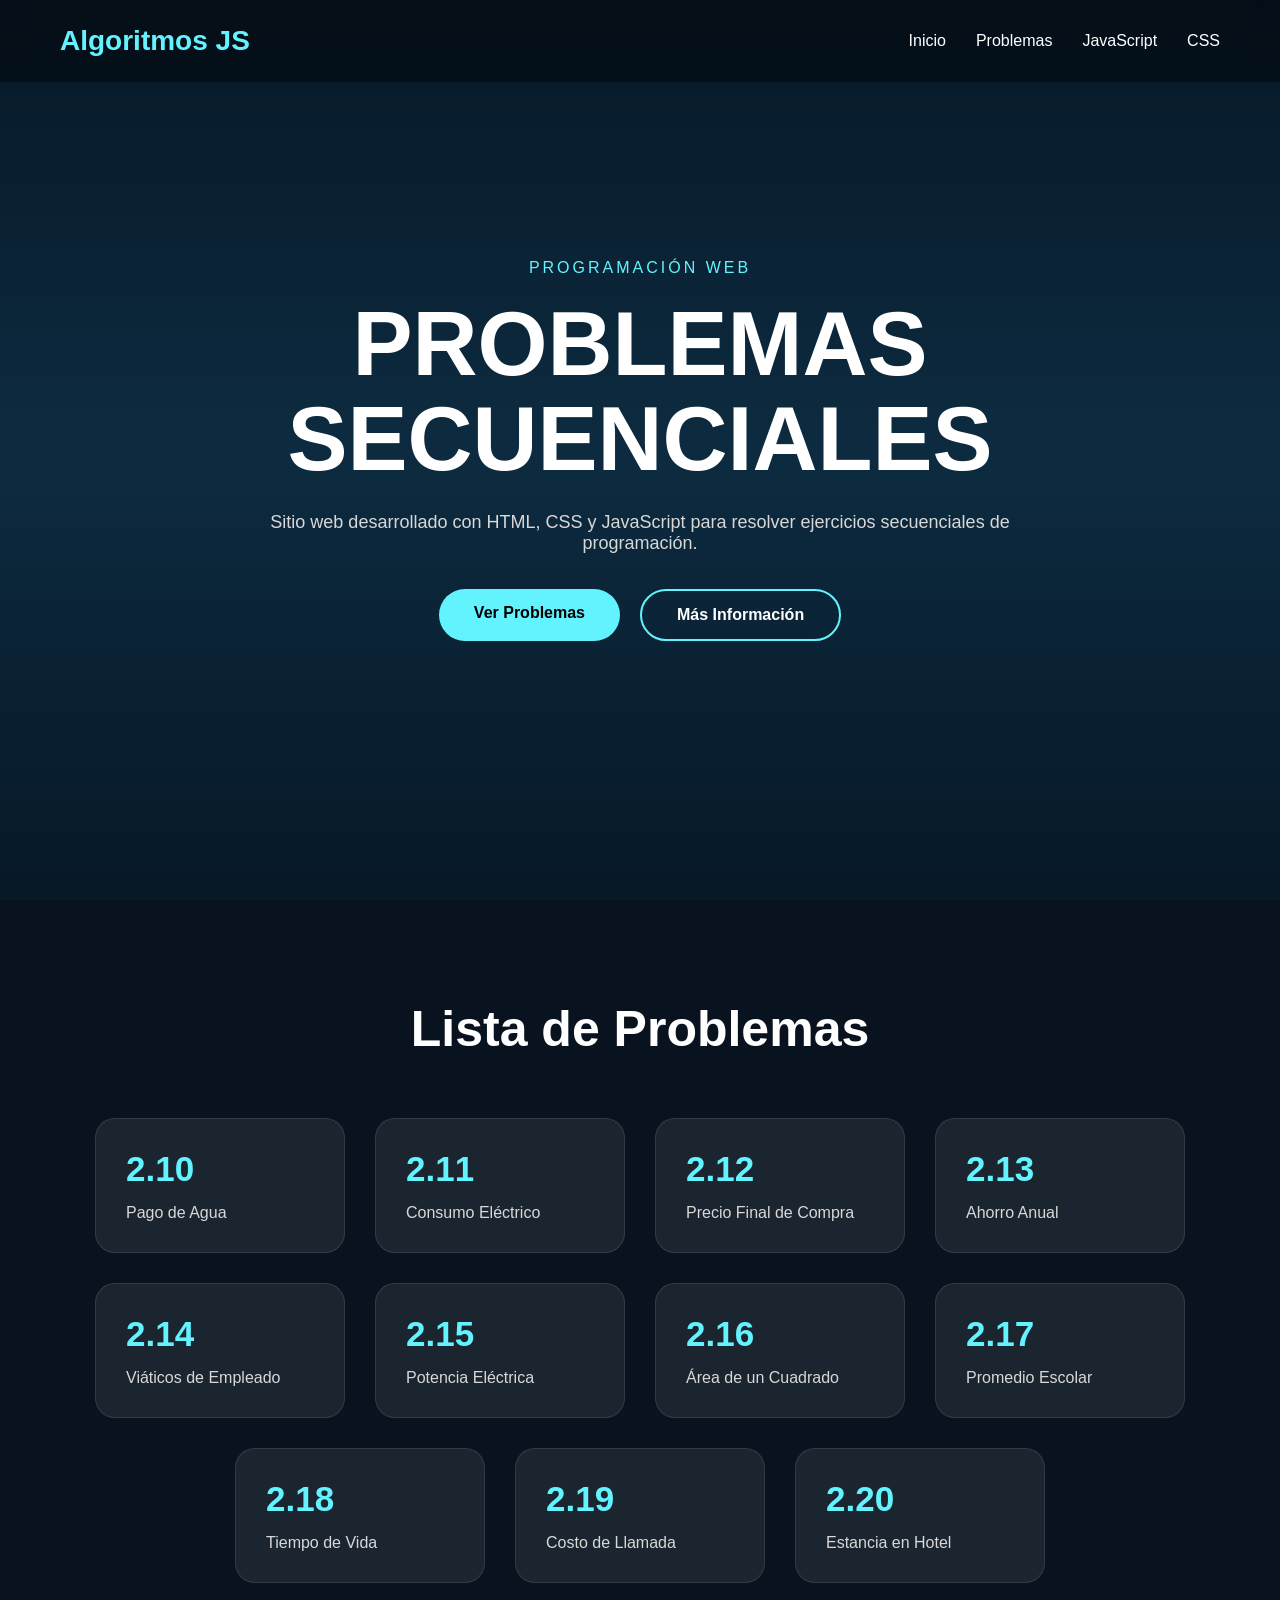
<file: principal.html>
<!DOCTYPE html>
<html lang="es">
<head>
    <meta charset="UTF-8">
    <meta name="viewport" content="width=device-width, initial-scale=1.0">
    <title>Problemas Secuenciales</title>
    <link rel="stylesheet" href="styles.css">

</head>
<body>
    <header>

        <div class="logo">
            Algoritmos JS
        </div>
        <nav>
            <a href="#">Inicio</a>
            <a href="#problemas">Problemas</a>
            <a href="#">JavaScript</a>
            <a href="#">CSS</a>
        </nav>
    </header>

    <section class="hero">
        <p>PROGRAMACIÓN WEB</p>
        <h1>
            PROBLEMAS <br>
            SECUENCIALES
        </h1>
        <div class="texto">
            Sitio web desarrollado con HTML, CSS y JavaScript
            para resolver ejercicios secuenciales de programación.
        </div>
        <div class="botones">
            <a href="#problemas" class="btn btn1">
                Ver Problemas
            </a>
            <a href="#" class="btn btn2">
                Más Información
            </a>
        </div>
    </section>
    <section class="problemas" id="problemas">
        <h2>Lista de Problemas</h2>
        <div class="contenedor">
            <a href="pag1.html" class="card">
                <h3>2.10</h3>
                <p>Pago de Agua</p>
            </a>
            <a href="pag2.html" class="card">
                <h3>2.11</h3>
                <p>Consumo Eléctrico</p>
            </a>
            <a href="pag3.html" class="card">
                <h3>2.12</h3>
                <p>Precio Final de Compra</p>
            </a>
            <a href="pag4.html" class="card">
                <h3>2.13</h3>
                <p>Ahorro Anual</p>
            </a>
            <a href="pag5.html" class="card">
                <h3>2.14</h3>
                <p>Viáticos de Empleado</p>
            </a>
            <a href="pag6.html" class="card">
                <h3>2.15</h3>
                <p>Potencia Eléctrica</p>
            </a>
            <a href="pag7.html" class="card">
                <h3>2.16</h3>
                <p>Área de un Cuadrado</p>
            </a>
            <a href="pag8.html" class="card">
                <h3>2.17</h3>
                <p>Promedio Escolar</p>
            </a>
            <a href="pag9.html" class="card">
                <h3>2.18</h3>
                <p>Tiempo de Vida</p>
            </a>
            <a href="pag10.html" class="card">
                <h3>2.19</h3>
                <p>Costo de Llamada</p>
            </a>
            <a href="pag11.html" class="card">
                <h3>2.20</h3>
                <p>Estancia en Hotel</p>
            </a>
        </div>
    </section>
</body>
</html>
</file>
<file: styles.css>
*{
    margin: 0;
    padding: 0;
    box-sizing: border-box;
    font-family: Arial, sans-serif;
}

body{
    background: #071827;
    color: white;
}

/* MENU */

header{
    width: 100%;
    padding: 25px 60px;

    display: flex;
    justify-content: space-between;
    align-items: center;

    position: fixed;
    top: 0;
    z-index: 100;

    background: rgba(0,0,0,0.4);

    backdrop-filter: blur(10px);
}

.logo{
    font-size: 28px;
    font-weight: bold;
    color: #63f3ff;
}

nav{
    display: flex;
    gap: 30px;
}

nav a{
    text-decoration: none;
    color: white;
    transition: 0.3s;
}

nav a:hover{
    color: #63f3ff;
}

/* HERO */

.hero{
    width: 100%;
    height: 100vh;

    display: flex;
    flex-direction: column;
    justify-content: center;
    align-items: center;

    text-align: center;

    background: linear-gradient(
        to bottom,
        #071827,
        #0d2b40,
        #071827
    );
}

.hero p{
    color: #63f3ff;
    margin-bottom: 20px;
    letter-spacing: 3px;
}

.hero h1{
    font-size: 90px;
    line-height: 95px;
    margin-bottom: 25px;
}

.texto{
    width: 60%;
    font-size: 18px;
    color: #d8d8d8;
    margin-bottom: 35px;
}

/* BOTONES */

.botones{
    display: flex;
    gap: 20px;
}

.btn{
    padding: 15px 35px;
    border-radius: 30px;
    text-decoration: none;
    transition: 0.3s;
    font-weight: bold;
}

.btn1{
    background: #63f3ff;
    color: black;
}

.btn1:hover{
    background: white;
}

.btn2{
    border: 2px solid #63f3ff;
    color: white;
}

.btn2:hover{
    background: #63f3ff;
    color: black;
}

/* PROBLEMAS */

.problemas{
    padding: 100px 50px;
    background: #08131f;
}

.problemas h2{
    text-align: center;
    font-size: 50px;
    margin-bottom: 60px;
}

/* CARDS */

.contenedor{
    display: flex;
    flex-wrap: wrap;
    justify-content: center;
    gap: 30px;
}

.card{
    width: 250px;

    background: rgba(255,255,255,0.08);

    border: 1px solid rgba(255,255,255,0.1);

    border-radius: 20px;

    padding: 30px;

    text-decoration: none;
    color: white;

    transition: 0.3s;
}

.card:hover{
    transform: translateY(-10px);

    background: rgba(99,243,255,0.2);
}

.card h3{
    color: #63f3ff;

    font-size: 35px;

    margin-bottom: 15px;
}

.card p{
    color: #d8d8d8;
}

/* CAJAS DE LOS PROBLEMAS */

.caja{

    width: 450px;

    margin: 100px auto;

    background: rgba(255,255,255,0.08);

    border: 1px solid rgba(255,255,255,0.1);

    padding: 35px;

    border-radius: 20px;

    box-shadow: 0px 0px 15px rgba(0,0,0,0.5);

    text-align: center;
}

.caja h1{

    color: #63f3ff;

    margin-bottom: 30px;
}

.caja label{

    color: white;

    font-size: 18px;
}

.caja input{

    width: 100%;

    padding: 12px;

    margin-top: 10px;

    border: none;

    border-radius: 10px;

    outline: none;

    font-size: 16px;
}

.caja button{

    width: 100%;

    padding: 14px;

    background: #63f3ff;

    border: none;

    border-radius: 10px;

    font-size: 16px;

    font-weight: bold;

    cursor: pointer;

    transition: 0.3s;
}

.caja button:hover{

    background: white;
}

#resul{

    margin-top: 25px;

    text-align: center;

    color: #63f3ff;

    font-size: 22px;

    font-weight: bold;
}

/* IMAGENES */

.caja img{

    width: 250px;

    display: block;

    margin: auto;

    border-radius: 15px;

    margin-bottom: 20px;
}

/* RESPONSIVE */

@media(max-width:900px){

    .hero h1{
        font-size: 55px;
        line-height: 60px;
    }

    .texto{
        width: 90%;
    }

    header{
        padding: 20px;

        flex-direction: column;

        gap: 15px;
    }

    nav{
        flex-wrap: wrap;

        justify-content: center;
    }

    .caja{
        width: 90%;
    }

}
</file>
